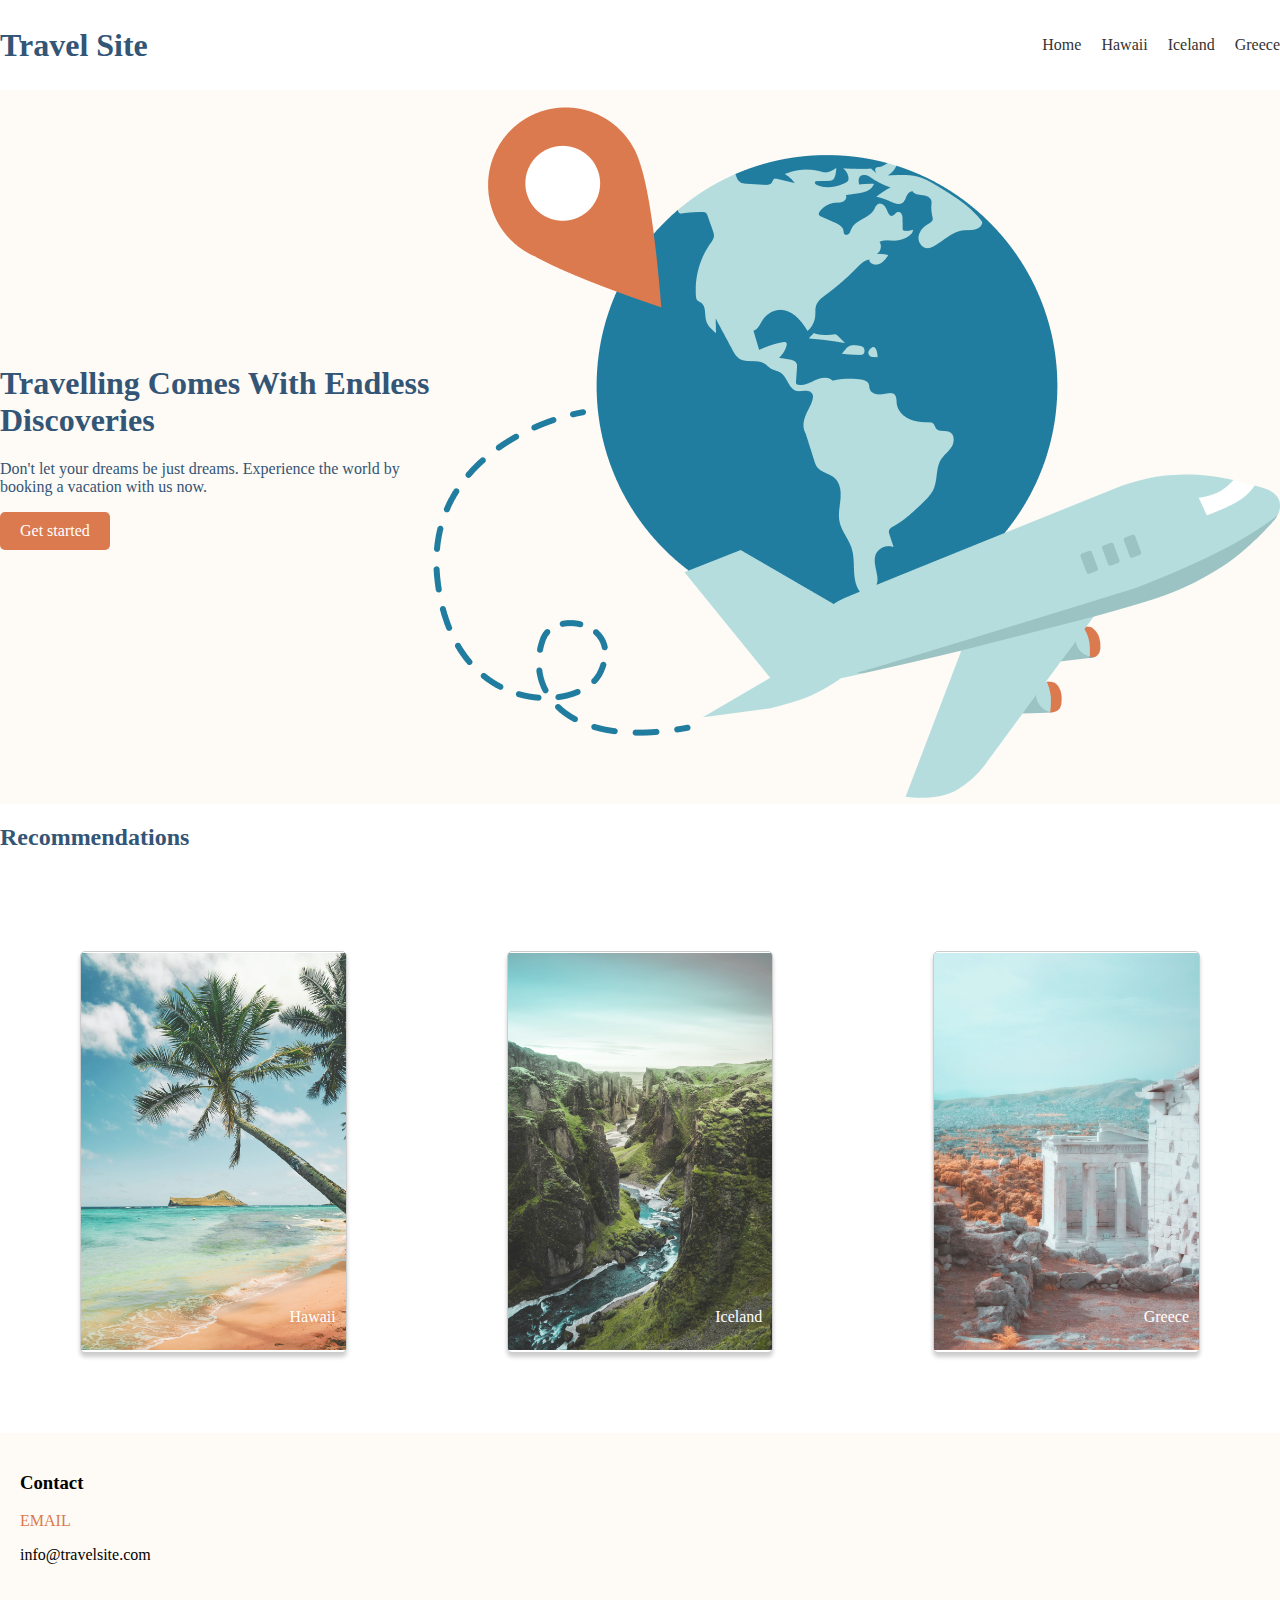
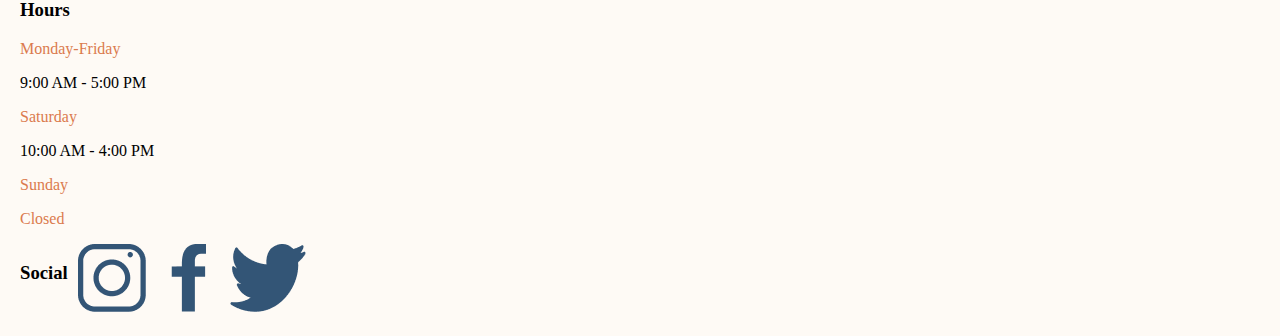
<file: index.html>
<!DOCTYPE html>
<html lang="en">
<head>
    <meta charset="UTF-8">
    <meta name="viewport" content="width=device-width, initial-scale=1.0">
    <title>Maram-BinBarek-travelsite</title>
    <link rel="stylesheet" href="main.css"> 
</head>

<body>
    <header>
         <!-- Navigation and header content -->
    <nav>
        <div class="header-container">
            <div class="start-container1">
            <h1>Travel Site</h1> 
            </div>
            <div class="start-container2">
            <div class="flex-item"><a href="./index.html">Home</a></div>
            <div class="flex-item"><a href="./Hawaii.html">Hawaii</a></div>
            <div class="flex-item"><a href="./iceland.html">Iceland</a></div>
            <div class="flex-item"><a href="./greece.html">Greece</a></div>
        </div>
    </nav>
</header>
    
    <section class="hero">
        <div>
        <h1>Travelling Comes With Endless Discoveries</h1>
        <p>Don't let your dreams be just dreams. Experience the world by booking a vacation with us now.</p>
        <a href="#" class="get-started-button">Get started</a>
    </div>
    <div>
    <img src="hero.png" alt="home page">
    </div>
    </section>

    <section>
    <h2 class="recommendations-title">Recommendations</h2>
    <div class="allcards">
        <a class="card" href="./Hawaii.html">
            <img src="hawaii.jpg" alt="Hawaii">
            <p class="destination-name">Hawaii</p>
    <a class="card" href="./iceland.html">
        <img src="iceland.jpg" alt="Iceland">
        <p class="destination-name">Iceland</p>
    <a class="card" href="./greece.html">
        <img src="greece.jpg" alt="Greece">
        <p class="destination-name">Greece</p>
        </a>
    </div>
</div>
</section>

<footer>

    <div id="address">
    <h3>Contact</h3>
        <p class="email">EMAIL</p>
        <p>info@travelsite.com</p>
    </div>
    <div id="hours">
        <h3>Hours</h3>
        <div class="hours-details"></div>
    
        <p class="days">Monday-Friday</p>
        <p>9:00 AM - 5:00 PM</p>
    

        <p class="days">Saturday</p>
        <p>10:00 AM - 4:00 PM</p>
    
        <p class="days">Sunday</p>
        <p class="days">Closed</p>

    <div id="social">
        
        <h3>Social</h3>
            <div class="social-icons">
        <img src="icon-instagram.png" alt="Instagram">
        <img src="icon-facebook.png" alt="Facebook">
        <img src="icon-twitter.png" alt="Twitter">
    </div>
</div>
</footer>    
</body>
</html>
</file>
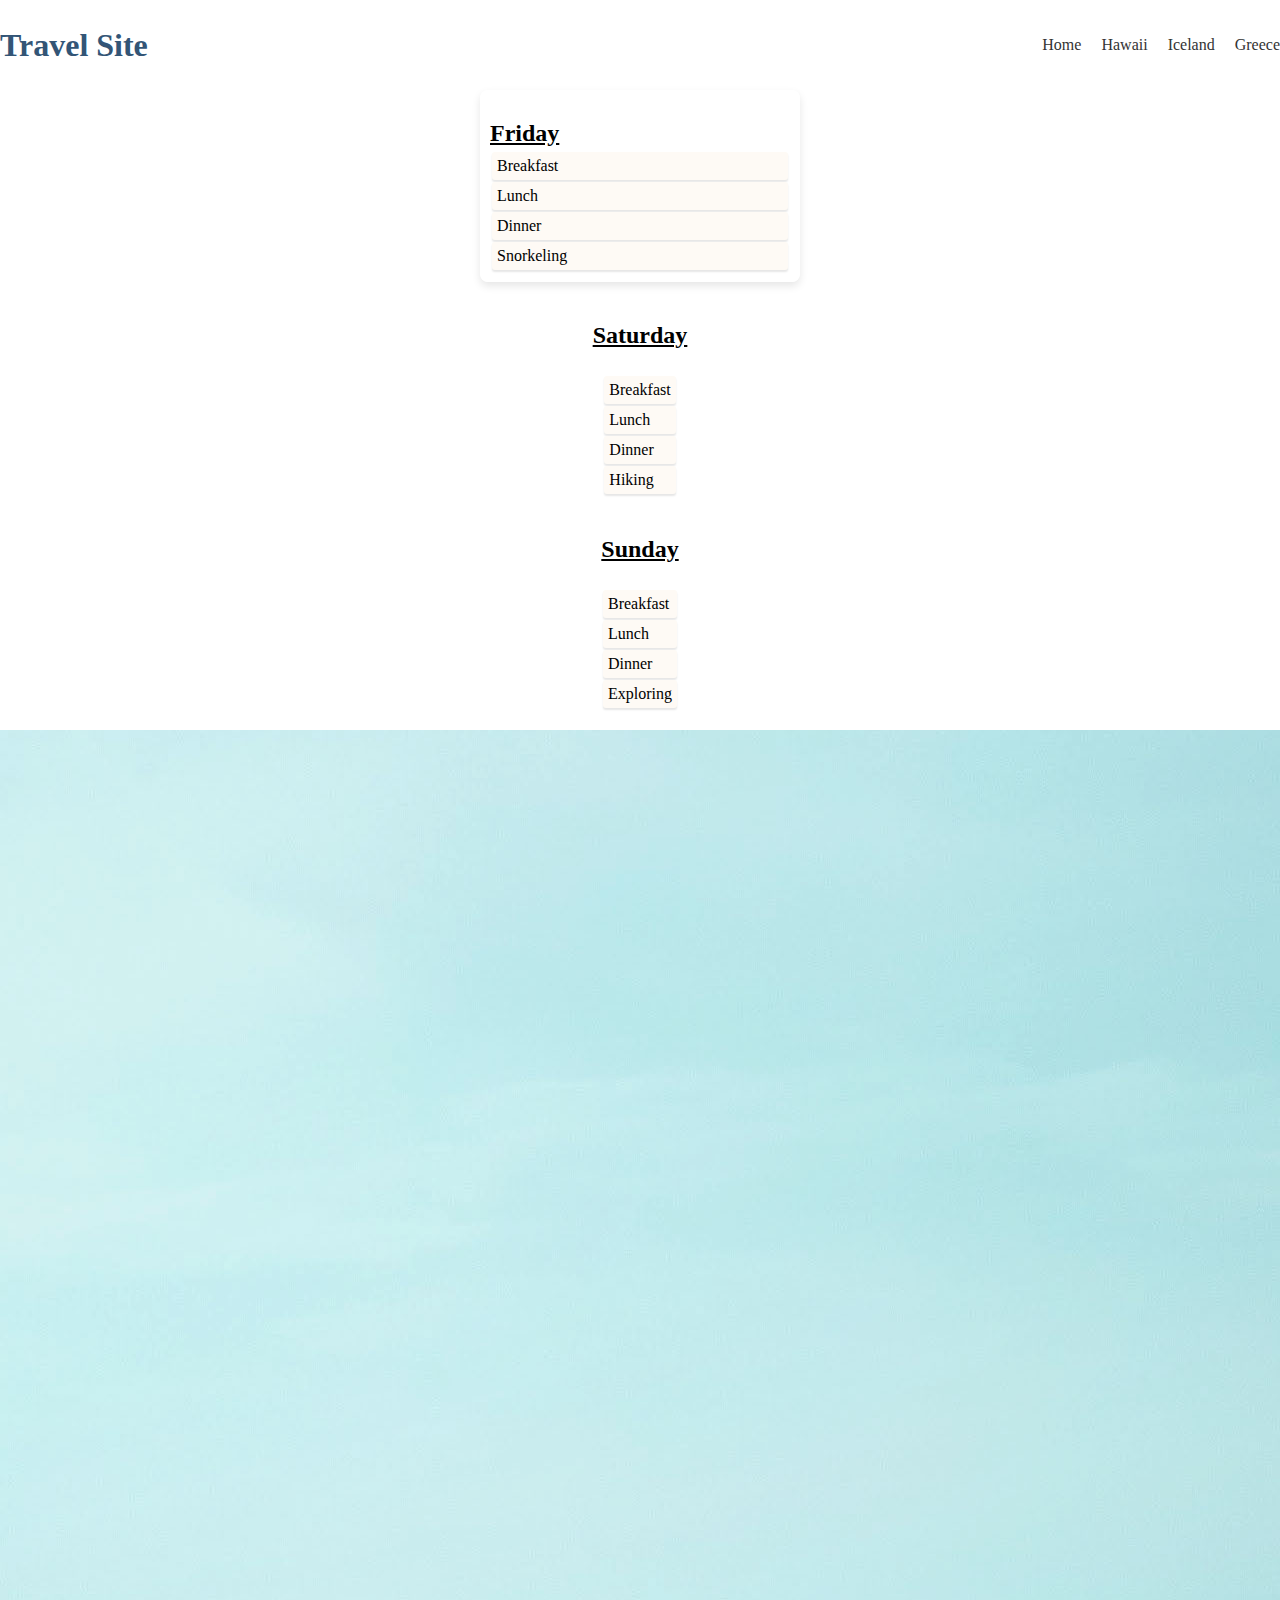
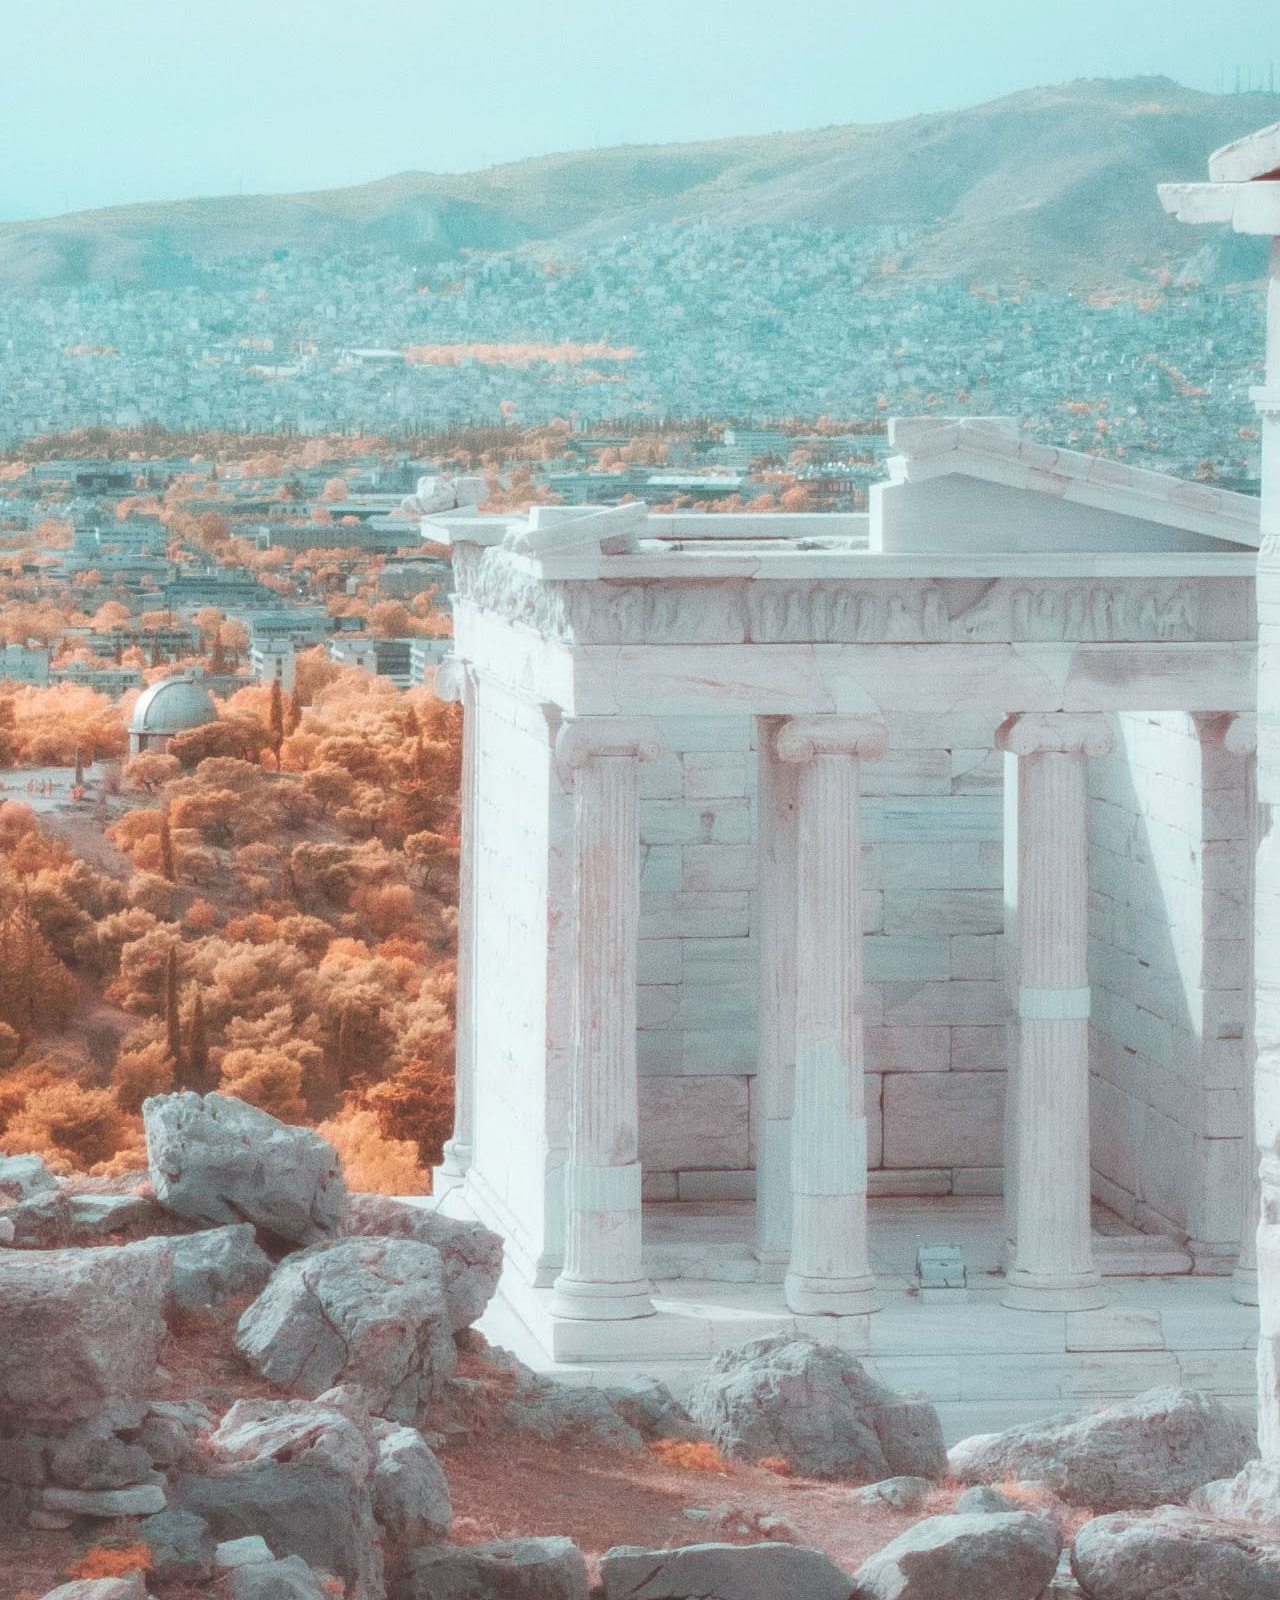
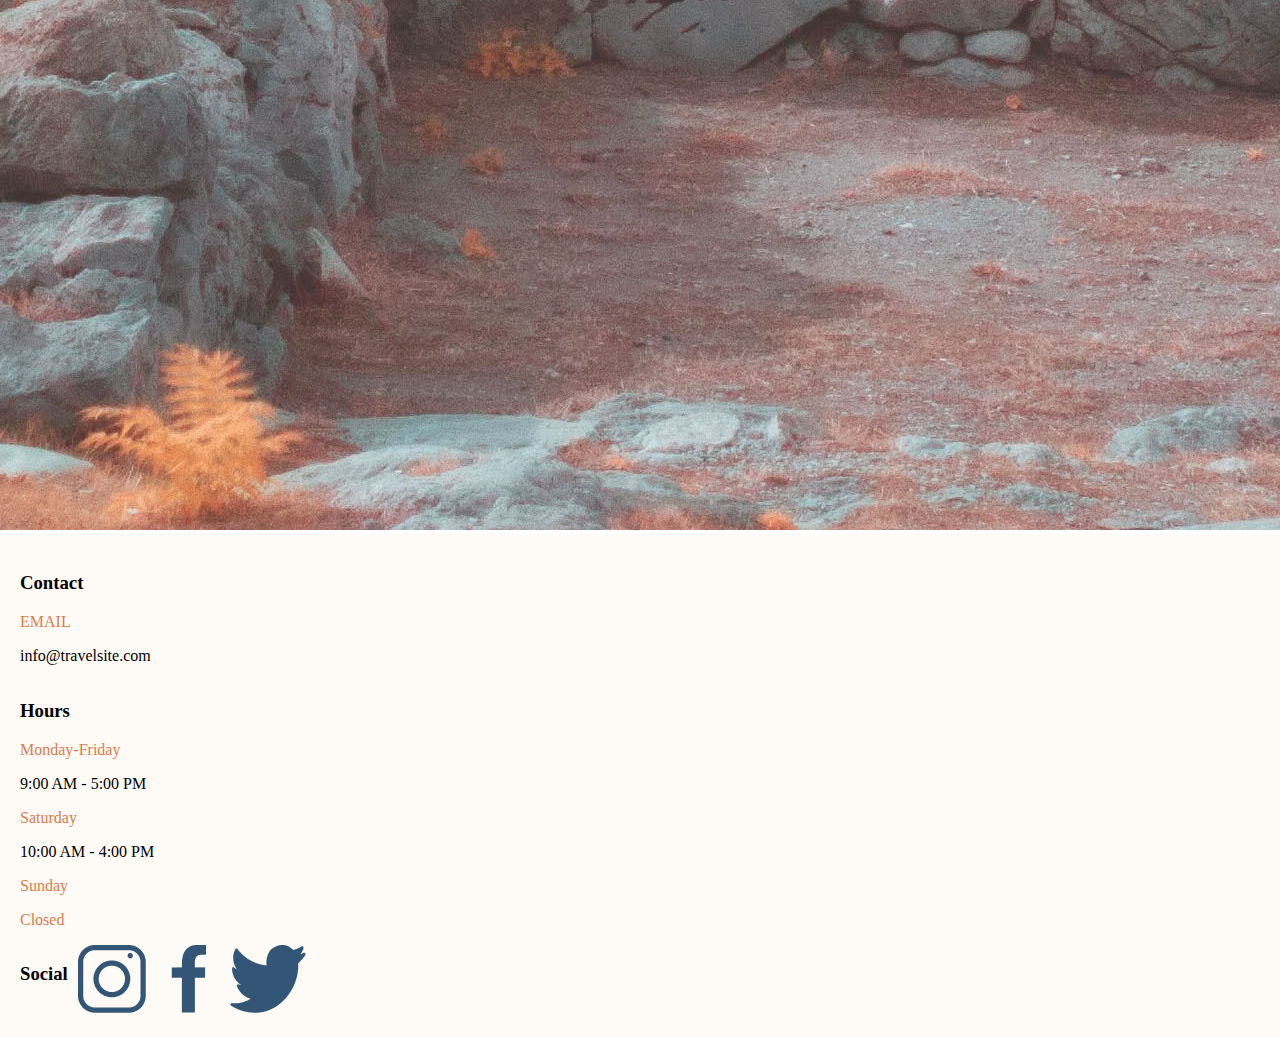
<file: greece.html>
<!DOCTYPE html>
<html lang="en">
<head>
    <meta charset="UTF-8">
    <meta name="viewport" content="width=device-width, initial-scale=1.0">
    <title>Maram-BinBarek-travelsite</title>
    <link rel="stylesheet" href="Destination.css">
    <link rel="stylesheet" href="global.css"> 
</head>
<body>
    <header>
         <!-- Navigation and header content -->
         <nav>
            <div class="header-container">
                <div class="start-container1">
                    <h1>Travel Site</h1> 
                </div>

                <div class="start-container2">
                <div class="flex-item"><a href="./index.html">Home</a></div>
                <div class="flex-item"><a href="./Hawaii.html">Hawaii</a></div>
                <div class="flex-item"><a href="./iceland.html">Iceland</a></div>
                <div class="flex-item"><a href="./greece.html">Greece</a></div>
                </div>
            </div>
        </nav>
    </header>
    
    <section>
        <div class="card-container">
            <!-- Day 1 -->
            <div class="card">
                <h2 class="day-title">Friday</h2>
                <div class="activities">
                <div class="activity">Breakfast</div>
                <div class="activity">Lunch</div>
                <div class="activity">Dinner</div>
                <div class="activity">Snorkeling</div>
                </div>
            </div>
            
            <!-- Day 2 -->
            <div class="card-container">
                <h2 class="day-title">Saturday</h2>
                <div class="activities">
                <div class="activity">Breakfast</div>
                <div class="activity">Lunch</div>
                <div class="activity">Dinner</div>
                <div class="activity">Hiking</div>
                </div>
            </div>
            
            <!-- Day 3 -->
            <div class="card-container">
                <h2 class="day-title">Sunday</h2>
                <div class="activities">
                <div class="activity">Breakfast</div>
                <div class="activity">Lunch</div>
                <div class="activity">Dinner</div>
                <div class="activity">Exploring</div>
                </div>
        <div>
        <img src="greece.jpg">
        </div>
</div>
</section>
</body>

<footer>

    <div id="address">
    <h3>Contact</h3>
        <p class="email">EMAIL</p>
        <p>info@travelsite.com</p>
    </div>
    <div id="hours">
        <h3>Hours</h3>
        <div class="hours-details"></div>
    
        <p class="days">Monday-Friday</p>
        <p>9:00 AM - 5:00 PM</p>
    

        <p class="days">Saturday</p>
        <p>10:00 AM - 4:00 PM</p>
    
        <p class="days">Sunday</p>
        <p class="days">Closed</p>

    <div id="social">
        
        <h3>Social</h3>
            <div class="social-icons">
        <img src="icon-instagram.png" alt="Instagram">
        <img src="icon-facebook.png" alt="Facebook">
        <img src="icon-twitter.png" alt="Twitter">
    </div>
</div>
</footer>    
</body>
</html>
</file>
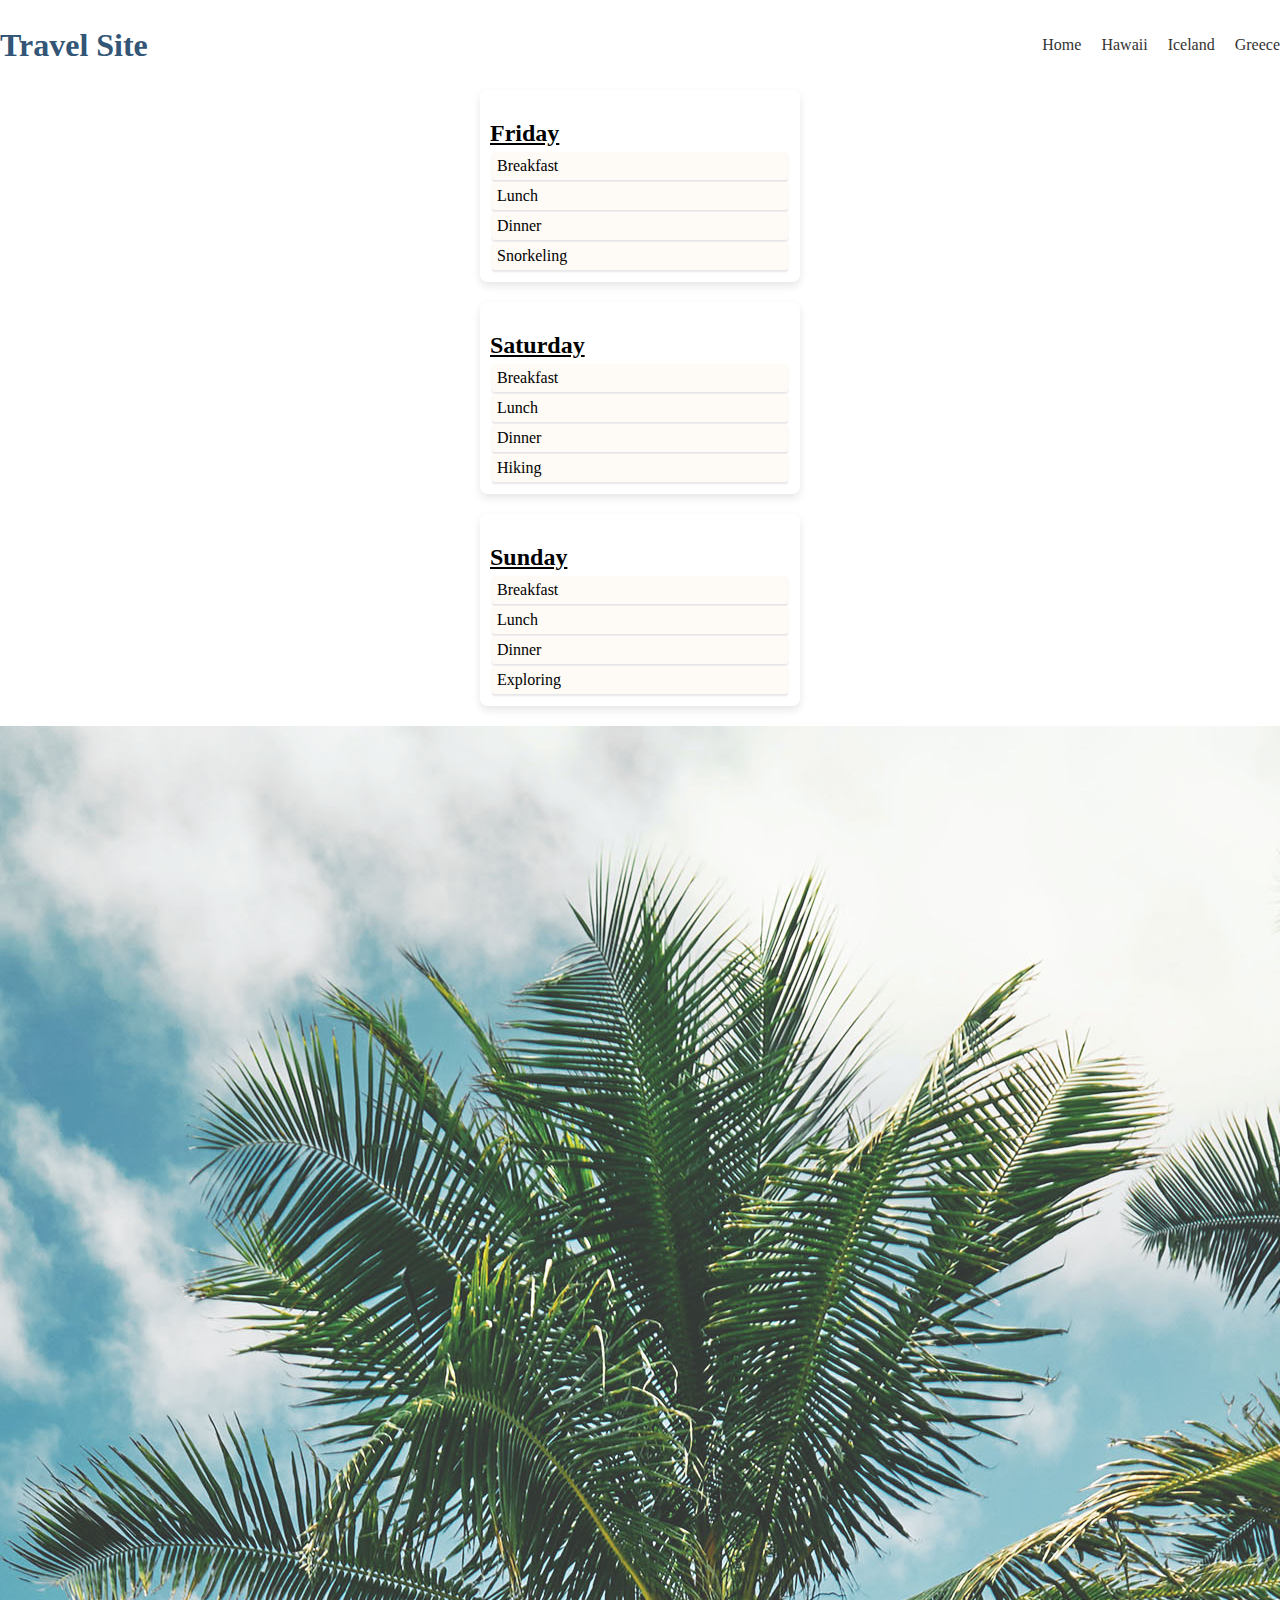
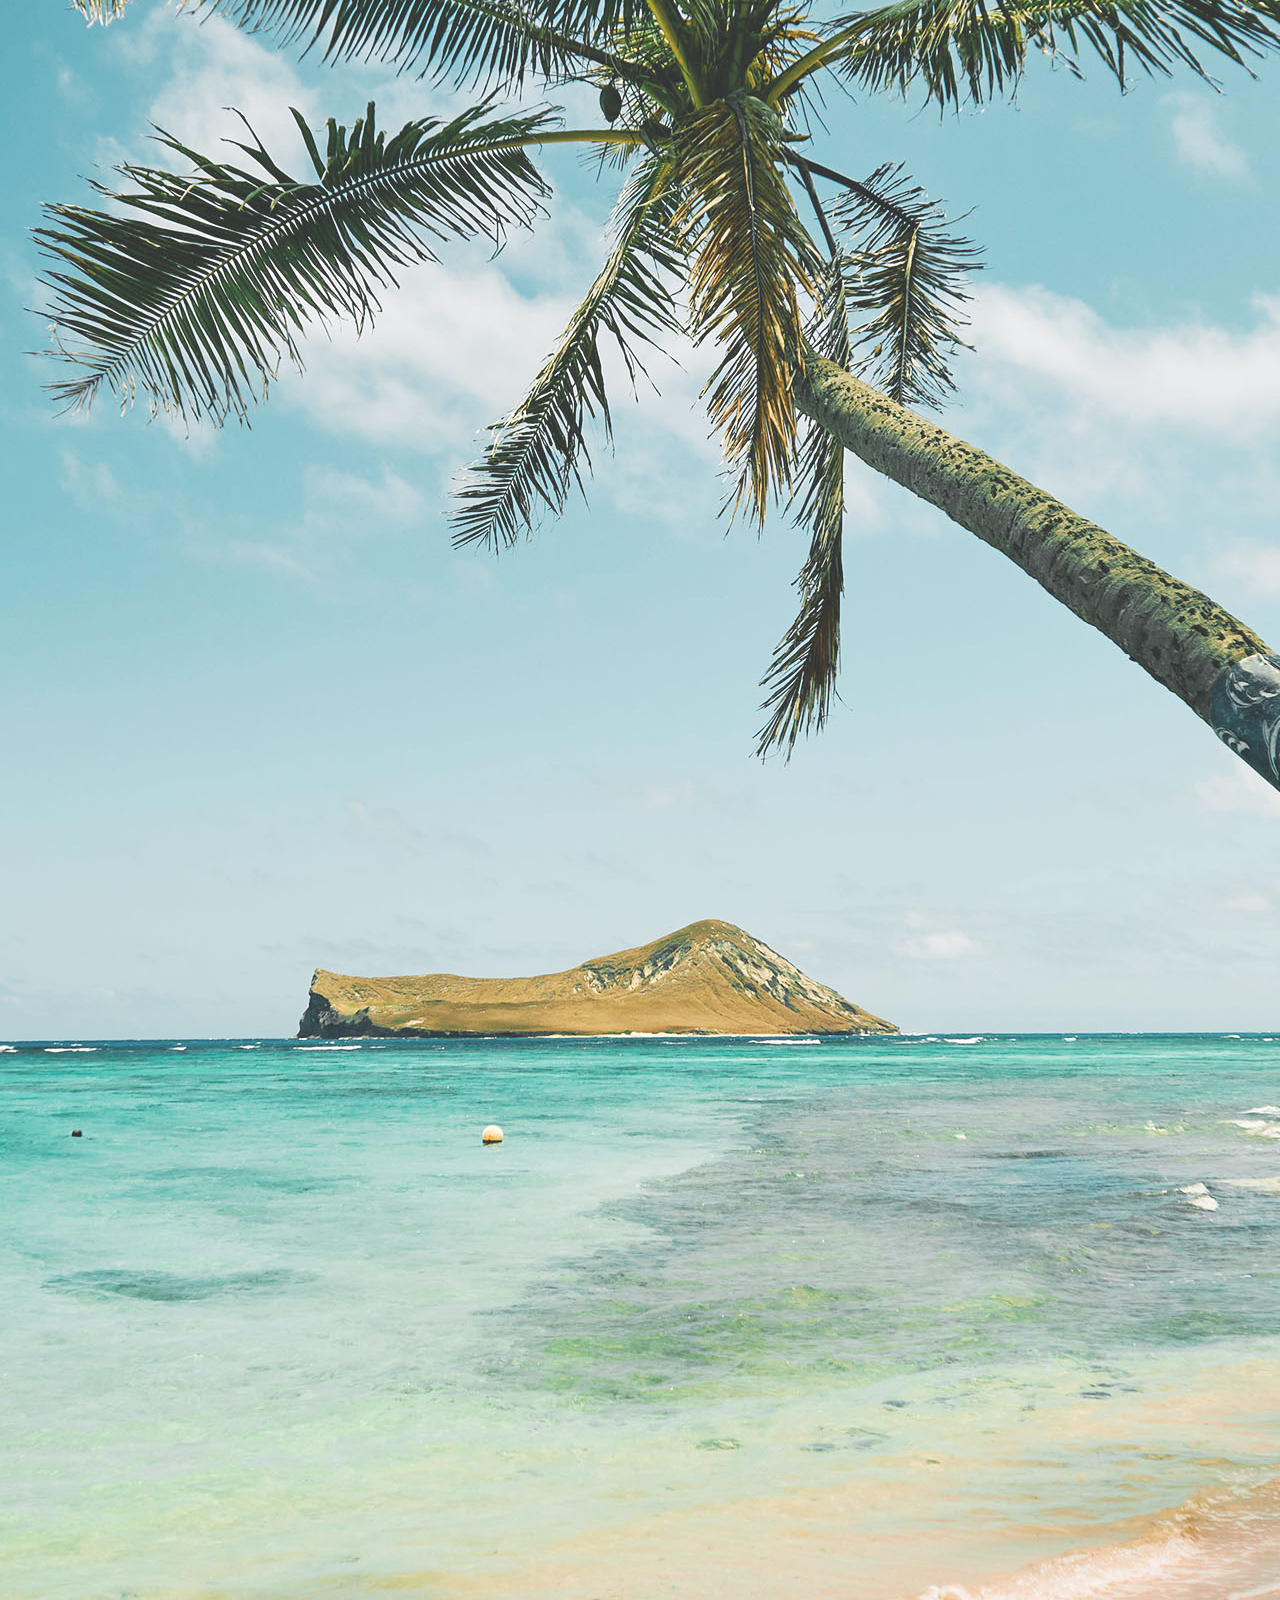
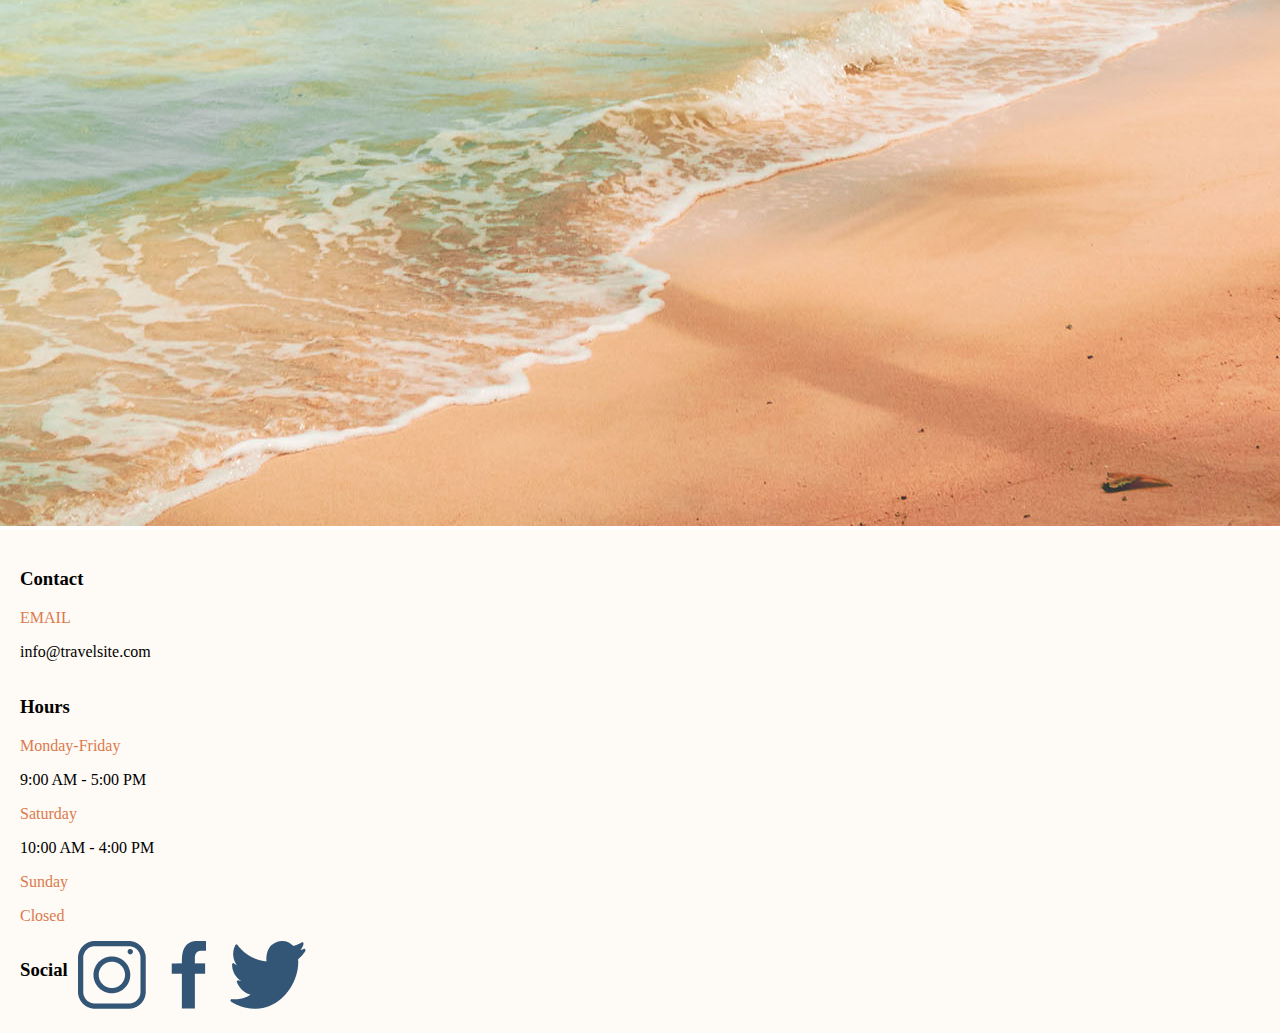
<file: Hawaii.html>
<!DOCTYPE html>
<html lang="en">
<head>
    <meta charset="UTF-8">
    <meta name="viewport" content="width=device-width, initial-scale=1.0">
    <title>Maram-BinBarek-travelsite</title>
    <link rel="stylesheet" href="Destination.css">
    <link rel="stylesheet" href="global.css">
</head>
<body>
    <header>
         <!-- Navigation and header content -->
         <nav>
            <div class="header-container">
                <div class="start-container1">
                    <h1>Travel Site</h1> 
                </div>

                <div class="start-container2">
                <div class="flex-item"><a href="./index.html">Home</a></div>
                <div class="flex-item"><a href="./Hawaii.html">Hawaii</a></div>
                <div class="flex-item"><a href="./iceland.html">Iceland</a></div>
                <div class="flex-item"><a href="./greece.html">Greece</a></div>
                </div>
            </div>
        </nav>
    </header>
    
    <section class="card-container">
        <!-- Day 1 -->
        <div class="card">
            <h2 class="day-title">Friday</h2>
            <div class="activities">
                <div class="activity">Breakfast</div>
                <div class="activity">Lunch</div>
                <div class="activity">Dinner</div>
                <div class="activity">Snorkeling</div>
            </div>
        </div>
        
        <!-- Day 2 -->
        <div class="card">
            <h2 class="day-title">Saturday</h2>
            <div class="activities">
                <div class="activity">Breakfast</div>
                <div class="activity">Lunch</div>
                <div class="activity">Dinner</div>
                <div class="activity">Hiking</div>
            </div>
        </div>
        
        <!-- Day 3 -->
        <div class="card">
            <h2 class="day-title">Sunday</h2>
            <div class="activities">
                <div class="activity">Breakfast</div>
                <div class="activity">Lunch</div>
                <div class="activity">Dinner</div>
                <div class="activity">Exploring</div>
            </div>
        </div>
        <div>
            <img src="hawaii.jpg">
        </div>
</div>
</section>



<footer>

    <div id="address">
    <h3>Contact</h3>
        <p class="email">EMAIL</p>
        <p>info@travelsite.com</p>
    </div>
    <div id="hours">
        <h3>Hours</h3>
        <div class="hours-details"></div>
    
        <p class="days">Monday-Friday</p>
        <p>9:00 AM - 5:00 PM</p>
    

        <p class="days">Saturday</p>
        <p>10:00 AM - 4:00 PM</p>
    
        <p class="days">Sunday</p>
        <p class="days">Closed</p>

    <div id="social">
        
        <h3>Social</h3>
            <div class="social-icons">
        <img src="icon-instagram.png" alt="Instagram">
        <img src="icon-facebook.png" alt="Facebook">
        <img src="icon-twitter.png" alt="Twitter">
    </div>
</div>
</footer>    
</body>
</html>
</file>
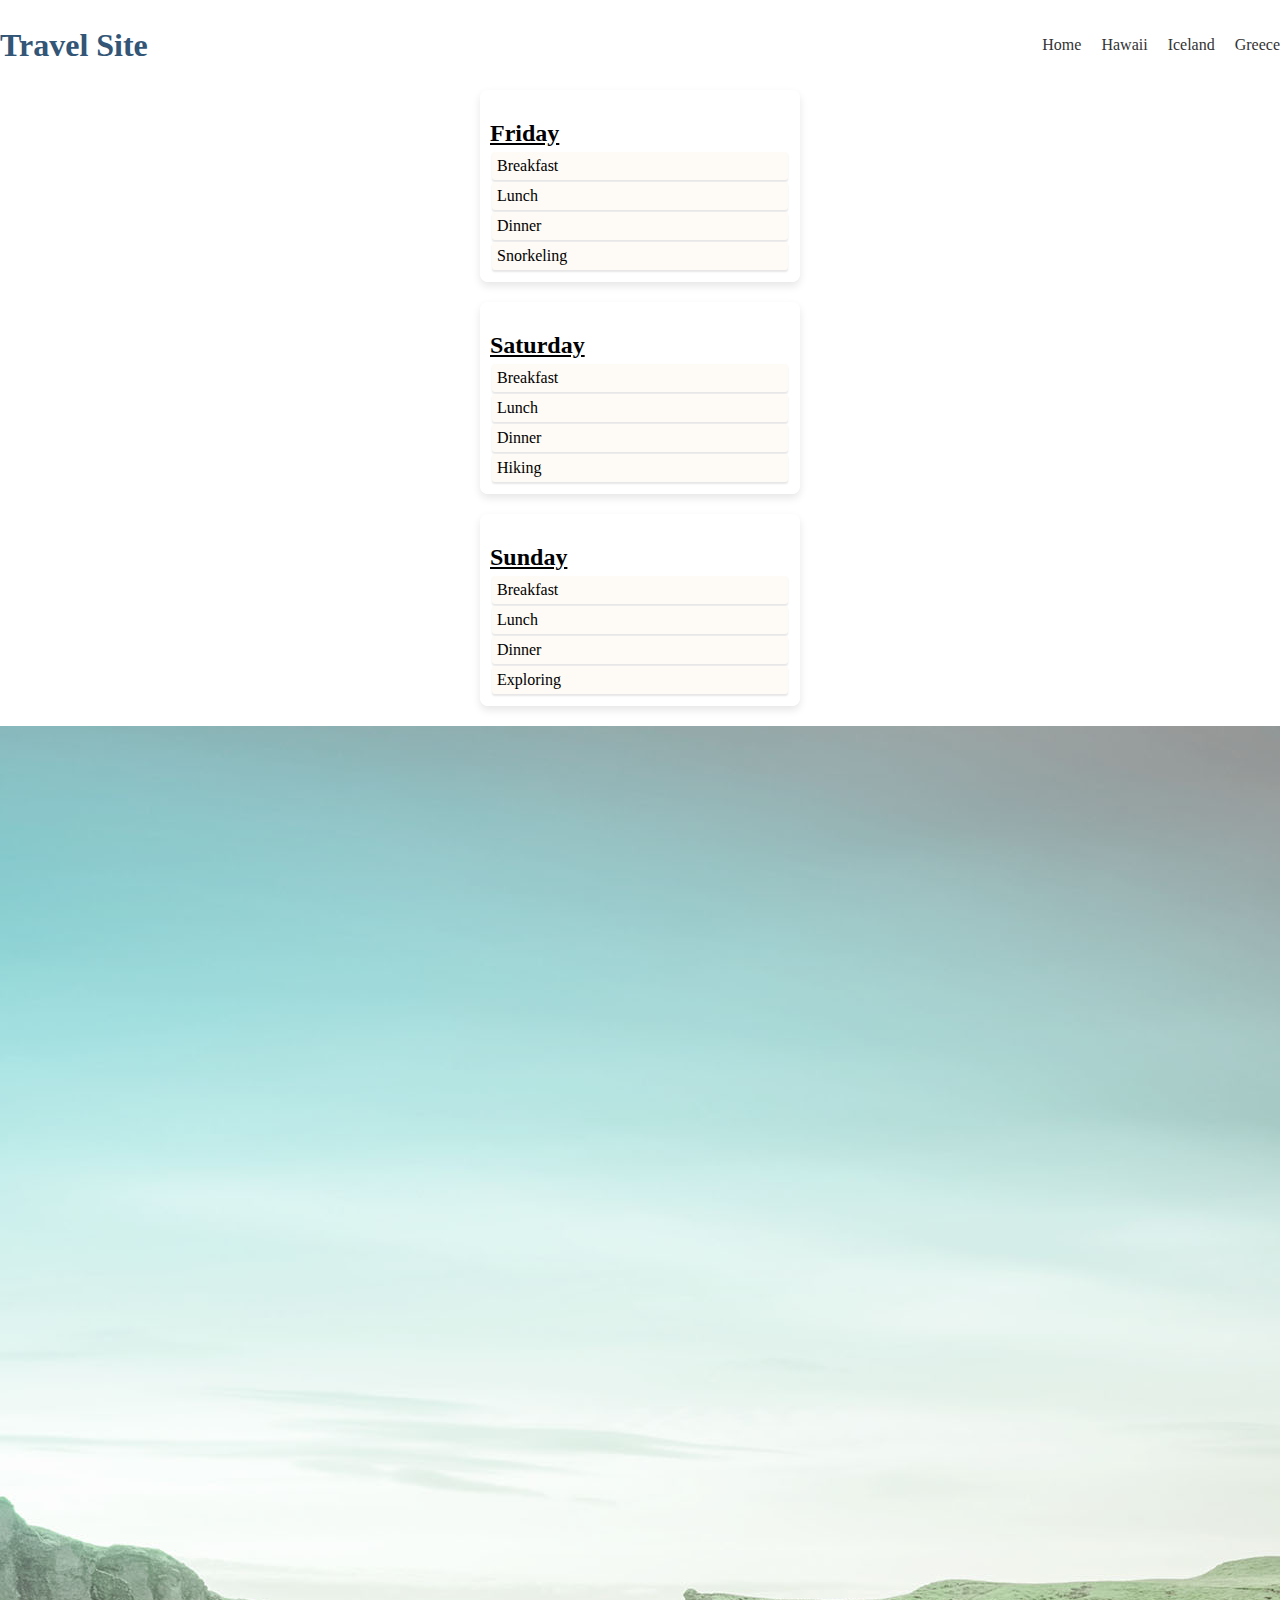
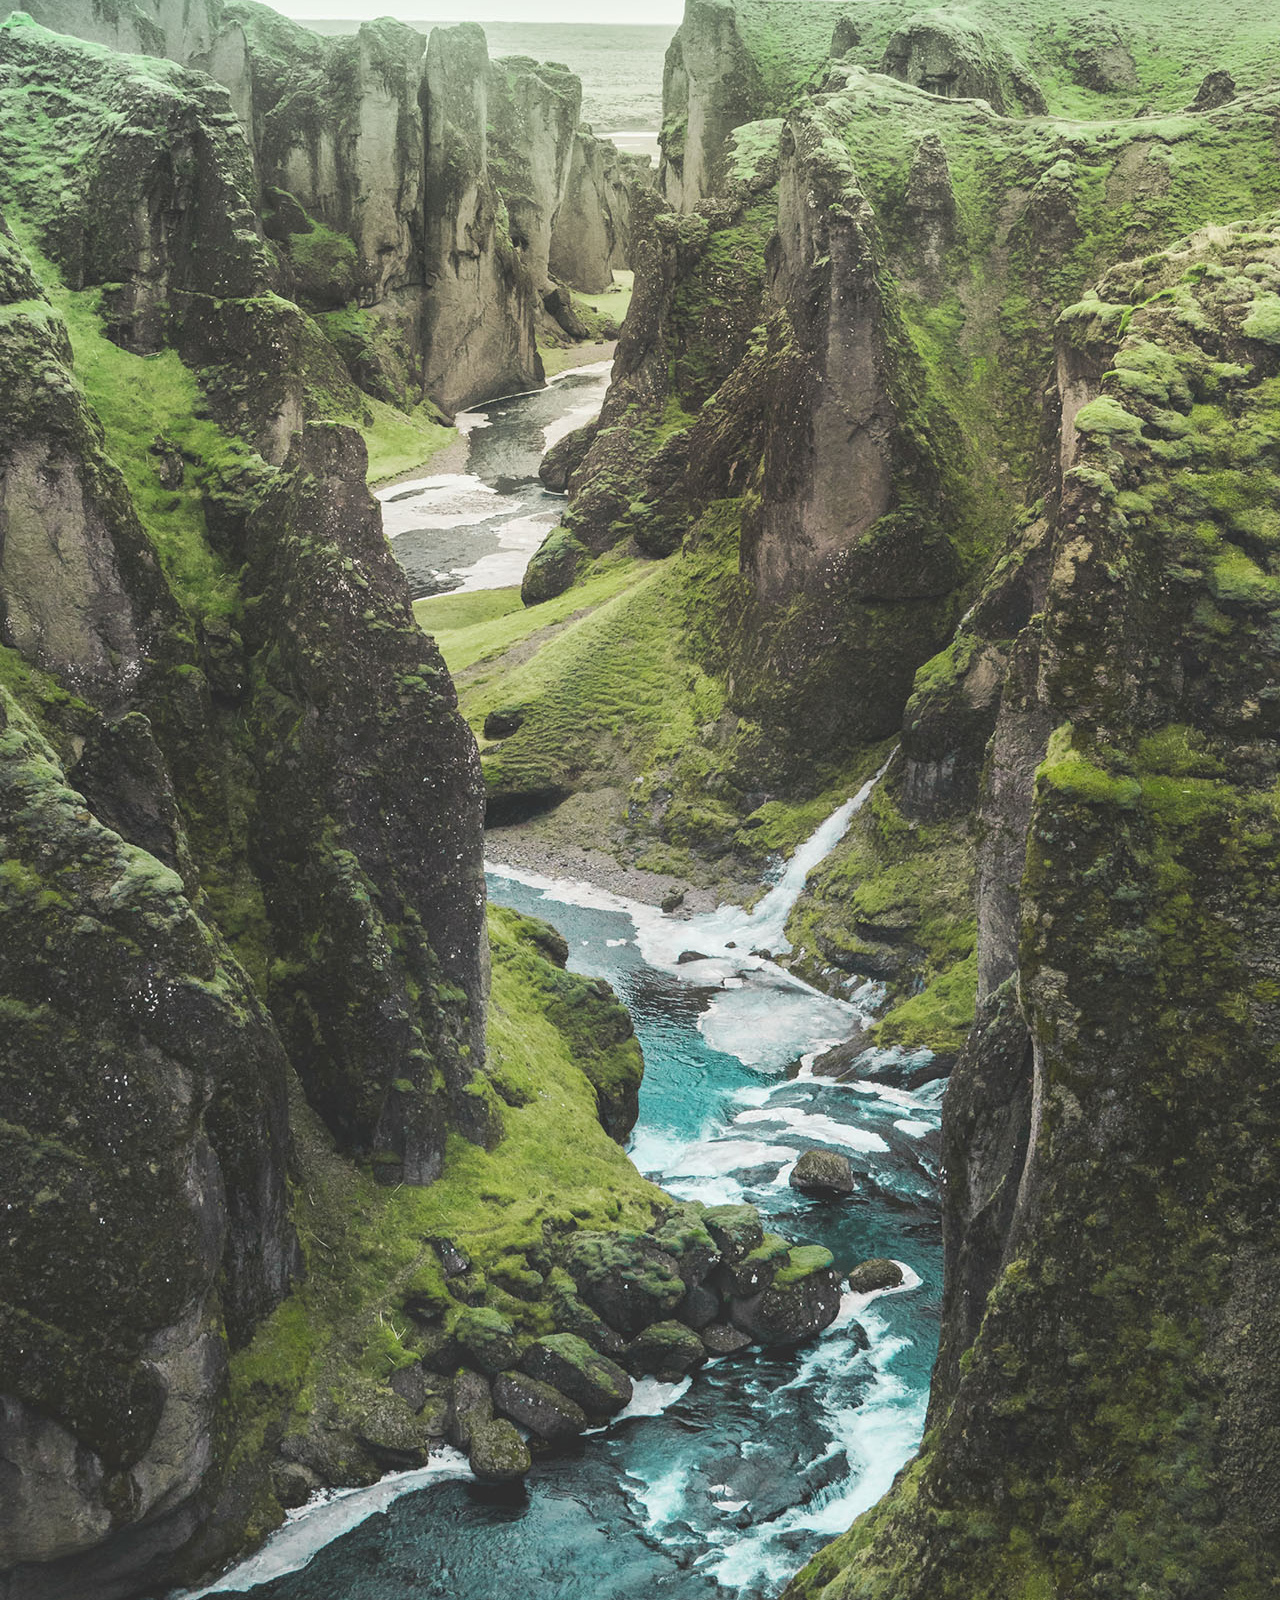
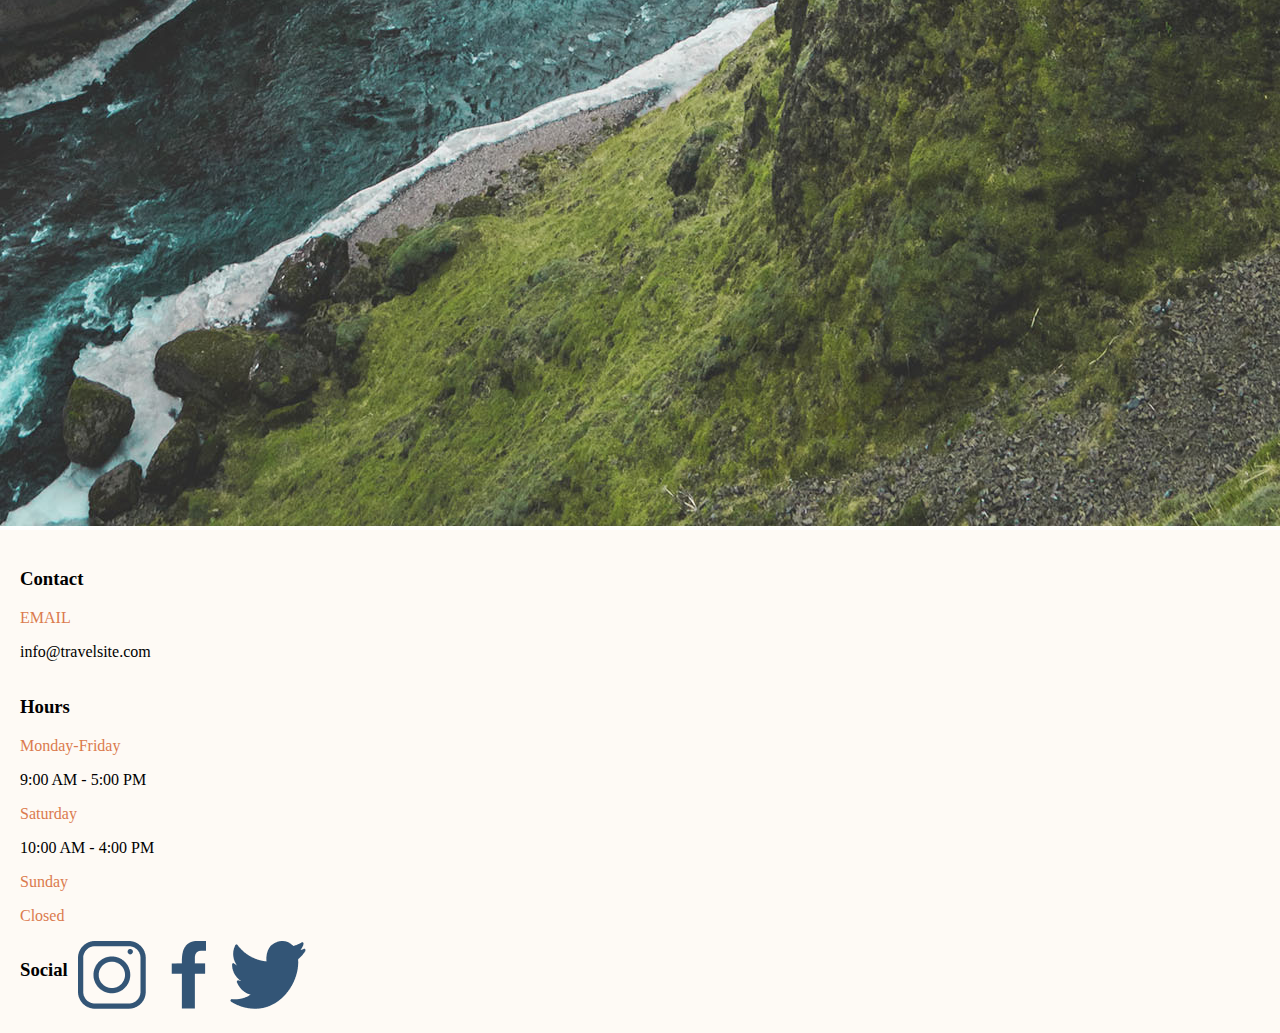
<file: iceland.html>
<!DOCTYPE html>
<html lang="en">
<head>
    <meta charset="UTF-8">
    <meta name="viewport" content="width=device-width, initial-scale=1.0">
    <title>Maram-BinBarek-travelsite</title>
    <link rel="stylesheet" href="Destination.css">
    <link rel="stylesheet" href="global.css"> 
</head>
<body>
    <header>
         <!-- Navigation and header content -->
         <nav>
            <div class="header-container">
                <div class="start-container1">
                    <h1>Travel Site</h1> 
                </div>

                <div class="start-container2">
                <div class="flex-item"><a href="./index.html">Home</a></div>
                <div class="flex-item"><a href="./Hawaii.html">Hawaii</a></div>
                <div class="flex-item"><a href="./iceland.html">Iceland</a></div>
                <div class="flex-item"><a href="./greece.html">Greece</a></div>
                </div>
            </div>
        </nav>
    </header>
    
    <section class="card-container">
        <!-- Day 1 -->
        <div class="card">
            <h2 class="day-title">Friday</h2>
            <div class="activities">
                <div class="activity">Breakfast</div>
                <div class="activity">Lunch</div>
                <div class="activity">Dinner</div>
            <div class="activity">Snorkeling</div>
        </div>
    </div>

    <!-- Day 2 -->
    <div class="card">
        <h2 class="day-title">Saturday</h2>
        <div class="activities">
            <div class="activity">Breakfast</div>
            <div class="activity">Lunch</div>
            <div class="activity">Dinner</div>
            <div class="activity">Hiking</div>
        </div>
    </div>
    
    <!-- Day 3 -->
    <div class="card">
        <h2 class="day-title">Sunday</h2>
        <div class="activities">
            <div class="activity">Breakfast</div>
            <div class="activity">Lunch</div>
            <div class="activity">Dinner</div>
            <div class="activity">Exploring</div>
        </div>
    </div>
    <div>
        <img src="iceland.jpg">
    </div>
</div>
</section>

<footer>

    <div id="address">
    <h3>Contact</h3>
        <p class="email">EMAIL</p>
        <p>info@travelsite.com</p>
    </div>
    <div id="hours">
        <h3>Hours</h3>
        <div class="hours-details"></div>
    
        <p class="days">Monday-Friday</p>
        <p>9:00 AM - 5:00 PM</p>
    

        <p class="days">Saturday</p>
        <p>10:00 AM - 4:00 PM</p>
    
        <p class="days">Sunday</p>
        <p class="days">Closed</p>

    <div id="social">
        
        <h3>Social</h3>
            <div class="social-icons">
        <img src="icon-instagram.png" alt="Instagram">
        <img src="icon-facebook.png" alt="Facebook">
        <img src="icon-twitter.png" alt="Twitter">
    </div>
</div>
</footer>    
</body>
</html>
</file>
<file: main.css>
body {
    font-family:Verdana;
    margin: 0;
    padding: 0;
}

/* Header styles */
header {
    background-color: #FFFFFF;
}

/* Header container */
nav .header-container {
    width: 100vw;
    height: 10vh;
    display: flex;
    justify-content: space-between;
    align-items:center;
    padding-right: 10rem; 
}

.start-container1 {
    color: #335576;
}
.start-container2 {
    display: flex;
    justify-content: flex-end;
}

.flex-item {
    margin-left: 20px;
}
.start-container2 {
    margin-left: 10px;
}

a {
    text-decoration: none;
    color: black;
}

.start-container2 .flex-item a:hover {
    text-decoration: underline;
    text-decoration-color: #DB7A4E;
}

/* Navigation menu */
.start-container2 .flex-item a {
    text-decoration: none;
    color: #333;
    transition: all 0.3s ease;
}

.flex-item a:hover {
    text-decoration-color: #DB7A4E;
    text-decoration: underline;
}

/* hero styles */
.hero {
    display: flex;
    flex-direction: row;
    justify-content: space-between;
    align-items: center;
    background-color: #FEFAF5;
    color: #335576;
    
}

.get-started-button {
    display: inline-block;
    padding: 10px 20px;
    background-color: #DB7A4E;
    color: white;
    text-decoration: none;
    border-radius: 5px;
    transition: background-color 0.3s ease;
}

.get-started-button:hover {
    background-color: #DB7A4E;
}

/* Destination cards */
/* Recommendations title */
.recommendations-title {
    color: #335576;
}

/* Destination cards */
.allcards {
    display: flex;
    flex-direction: row;
    justify-content: space-around;
}
.card {
    display: flex;
    flex-direction: row;
    justify-content: center;
    align-items: center;
    width: 300px;
    height: 400px;
    margin: 80px;
    border: 1px solid rgba(0, 0, 0, 0.2);
    border-radius: 5px;
    box-shadow: 0px 4px 4px rgba(0, 0, 0, 0.2);
    overflow: hidden;
    position: relative;
    vertical-align: top
}

.card img {
    width: 100%; 
    height: auto;
}

/* Destination name at the bottom right corner */
.destination-name {
    position: absolute;
    bottom: 5px;
    right: 5px;
    background-color: transparent;
    padding: 5px;
    border-radius: 3px;
    color: white;
}

.card:hover {
    border: 1px solid rgba(0, 0, 0, 0.2)
    
}

/* Footer styles */
footer {
    background-color: #FEFAF5;
    padding: 20px;
    display: flex;
    flex-direction: column;
    justify-content: space-between;
    align-content: normal;
}

#social {
display: flex;  
flex-direction: row; 
}

#social img {
    margin: 0 10px
}

.content {
    display: flex;
    flex-direction: row;
}
.email, .days {
    color: #DB7A4E;
}
</file>
<file: Destination.css>
body {
    font-family:Verdana;
    margin: 0;
    padding: 0;
}

/* Header styles */
header {
    background-color: #FFFFFF;
}

/* Header container */
nav .header-container {
    width: 100vw;
    height: 10vh;
    display: flex;
    justify-content: space-between;
    align-items:center;
    padding-right: 10rem; 
}

.start-container1 {
    color: #335576;
}
.start-container2 {
    display: flex;
    justify-content: flex-end;
}

.flex-item {
    margin-left: 20px;
}
.start-container2 {
    margin-left: 10px;
}

a {
    text-decoration: none;
    color: black;
}

.start-container2 .flex-item a:hover {
    text-decoration: underline;
    text-decoration-color: #DB7A4E;
}

/* Navigation menu */
.start-container2 .flex-item a {
    text-decoration: none;
    color: #333;
    transition: all 0.3s ease;
}

.flex-item a:hover {
    text-decoration-color: #DB7A4E;
    text-decoration: underline;
}

.card-container {
    position: relative;
    display: flex;
    flex-direction: column;
    justify-content: center;
    align-items: center;
    gap: 20px;
}

.card {
    width: 300px;
    background-color: rgba(255, 255, 255, 0.8);
    border-radius: 8px;
    padding: 10px;
    box-shadow: 0 4px 8px rgba(0, 0, 0, 0.1);
    position: relative;
}

.card img {
    max-width: 100;
    height: auto;
    border-radius: 8px;
}

.itinerary-day {
    display: flex;
    flex-direction: row;
    justify-content: space-between;
    align-items: center;
}

.day-title {
    color:black;
    text-decoration: underline;
    margin-bottom: 5px;
}


.activity {
    padding: 5px;
    margin: 2px;
    background-color: #FEFAF5;
    border-radius: 3px;
    box-shadow: 0px 2px 2px rgba(0, 0, 0, 0.1);
}

.section {
    display: flex;
    flex-direction: row;
    gap: 2;
    justify-content: space-between;
}

/* Footer styles */
footer {
    background-color: #FEFAF5;
    padding: 20px;
    display: flex;
    flex-direction: column;
    justify-content: space-between;
    align-content: normal;
}

#social {
display: flex;  
flex-direction: row; 
}

#social img {
    margin: 0 10px
}

.content {
    display: flex;
    flex-direction: row;
}
.email, .days {
    color: #DB7A4E;
}
</file>
<file: global.css>
body {
    font-family:Verdana;
    margin: 0;
    padding: 0;
}

/* Header styles */
header {
    background-color: #FFFFFF;
}

/* Header container */
nav .header-container {
    width: 100vw;
    height: 10vh;
    display: flex;
    justify-content: space-between;
    align-items:center;
    padding-right: 2rem; 
}

.start-container1 {
    color: #335576;
}
.start-container2 {
    display: flex;
    justify-content: flex-end;
}

.flex-item {
    margin-left: 20px;
}
.start-container2 {
    margin-left: 10px;
}

a {
    text-decoration: none;
    color: black;
}
/* Navigation menu */
.start-container2 .flex-item a {
    text-decoration: none;
    color: #333;
    transition: all 0.3s ease;
}

.flex-item a:hover {
    text-decoration-color: #DB7A4E;
    text-decoration: underline;
}

/* Footer styles */
footer {
    background-color: #FEFAF5;
    padding: 20px;
    display: flex;
    flex-direction: column;
    justify-content: space-between;
    align-content: normal;
}

#social {
display: flex;  
flex-direction: row; 
}

#social img {
    margin: 0 10px
}

.content {
    display: flex;
    flex-direction: row;
}
.email, .days {
    color: #DB7A4E;
}
</file>
